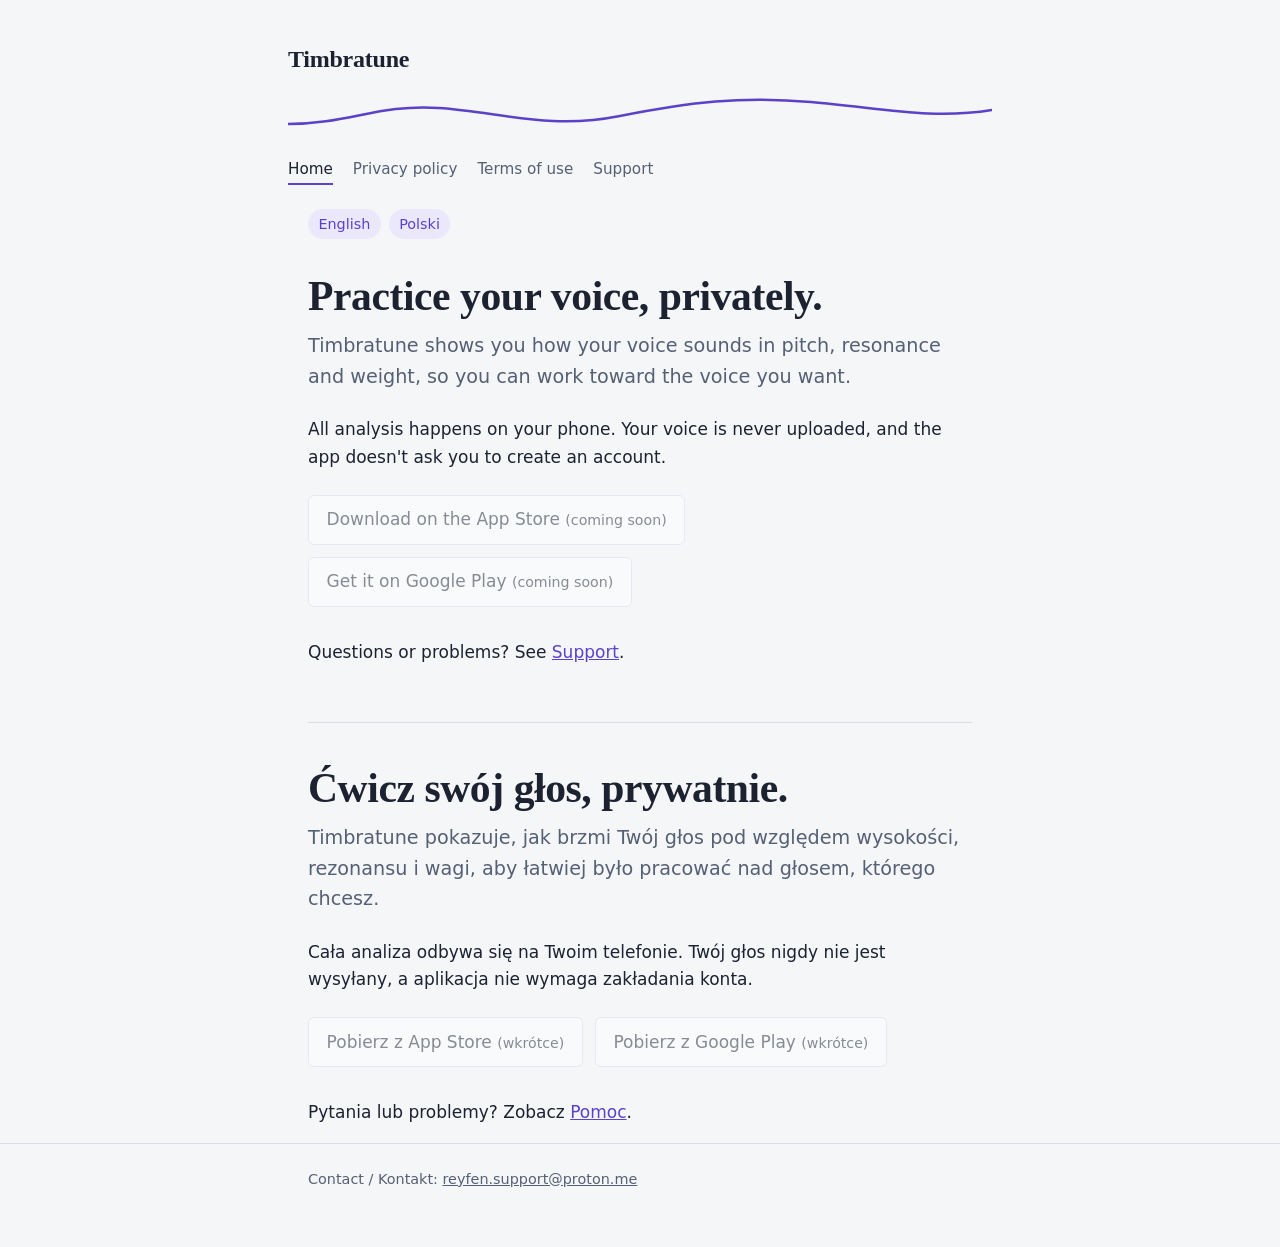
<file: index.html>
<!doctype html>
<html lang="en">
<head>
  <meta charset="utf-8">
  <meta name="viewport" content="width=device-width, initial-scale=1">
  <title>Timbratune: voice training on your phone</title>
  <meta name="description" content="Timbratune helps you practice your voice. Everything runs on your device, and your voice never leaves it.">
  <link rel="stylesheet" href="style.css">
</head>
<body>
  <header class="site-header wrap">
    <a class="brand" href="index.html">Timbratune</a>
    <svg class="contour" viewBox="0 0 700 48" preserveAspectRatio="none" aria-hidden="true" focusable="false">
      <path d="M0 34 C 60 34, 90 14, 150 18 S 260 40, 330 26 S 450 6, 520 12 S 640 30, 700 20" fill="none" stroke="currentColor" stroke-width="2.5" stroke-linecap="round" vector-effect="non-scaling-stroke"/>
    </svg>
    <nav class="site-nav" aria-label="Site">
      <a href="index.html" aria-current="page">Home</a>
      <a href="privacy.html">Privacy policy</a>
      <a href="terms.html">Terms of use</a>
      <a href="support.html">Support</a>
    </nav>
  </header>

  <main class="wrap">
    <nav class="lang" aria-label="Language">
      <a href="#en" hreflang="en">English</a>
      <a href="#pl" hreflang="pl">Polski</a>
    </nav>

    <section id="en" lang="en">
      <h1>Practice your voice, privately.</h1>
      <p class="lede">Timbratune shows you how your voice sounds in pitch, resonance and weight, so you can work toward the voice you want.</p>
      <p>All analysis happens on your phone. Your voice is never uploaded, and the app doesn't ask you to create an account.</p>
      <!-- div class="store-links">
        <a href="[APP STORE LINK]">Download on the App Store</a>
        <a href="[GOOGLE PLAY LINK]">Get it on Google Play</a>
      </div -->
      <div class="store-links">
        <span class="badge-soon" aria-disabled="true">Download on the App Store <small>(coming soon)</small></span>
        <span class="badge-soon" aria-disabled="true">Get it on Google Play <small>(coming soon)</small></span>
      </div>
      <p>Questions or problems? See <a href="support.html#en">Support</a>.</p>
    </section>

    <section id="pl" lang="pl">
      <h1>Ćwicz swój głos, prywatnie.</h1>
      <p class="lede">Timbratune pokazuje, jak brzmi Twój głos pod względem wysokości, rezonansu i wagi, aby łatwiej było pracować nad głosem, którego chcesz.</p>
      <p>Cała analiza odbywa się na Twoim telefonie. Twój głos nigdy nie jest wysyłany, a aplikacja nie wymaga zakładania konta.</p>
      <!-- div class="store-links">
        <a href="[APP STORE LINK]">Pobierz z App Store</a>
        <a href="[GOOGLE PLAY LINK]">Pobierz z Google Play</a>
      </div -->
      <div class="store-links">
        <span class="badge-soon" aria-disabled="true">Pobierz z App Store <small>(wkrótce)</small></span>
        <span class="badge-soon" aria-disabled="true">Pobierz z Google Play <small>(wkrótce)</small></span>
      </div>
      <p>Pytania lub problemy? Zobacz <a href="support.html#pl">Pomoc</a>.</p>
    </section>
  </main>

  <footer class="site-footer">
    <div class="wrap">
      <p>Contact / Kontakt: <a href="mailto:reyfen.support@proton.me">reyfen.support@proton.me</a></p>
    </div>
  </footer>
</body>
</html>
</file>
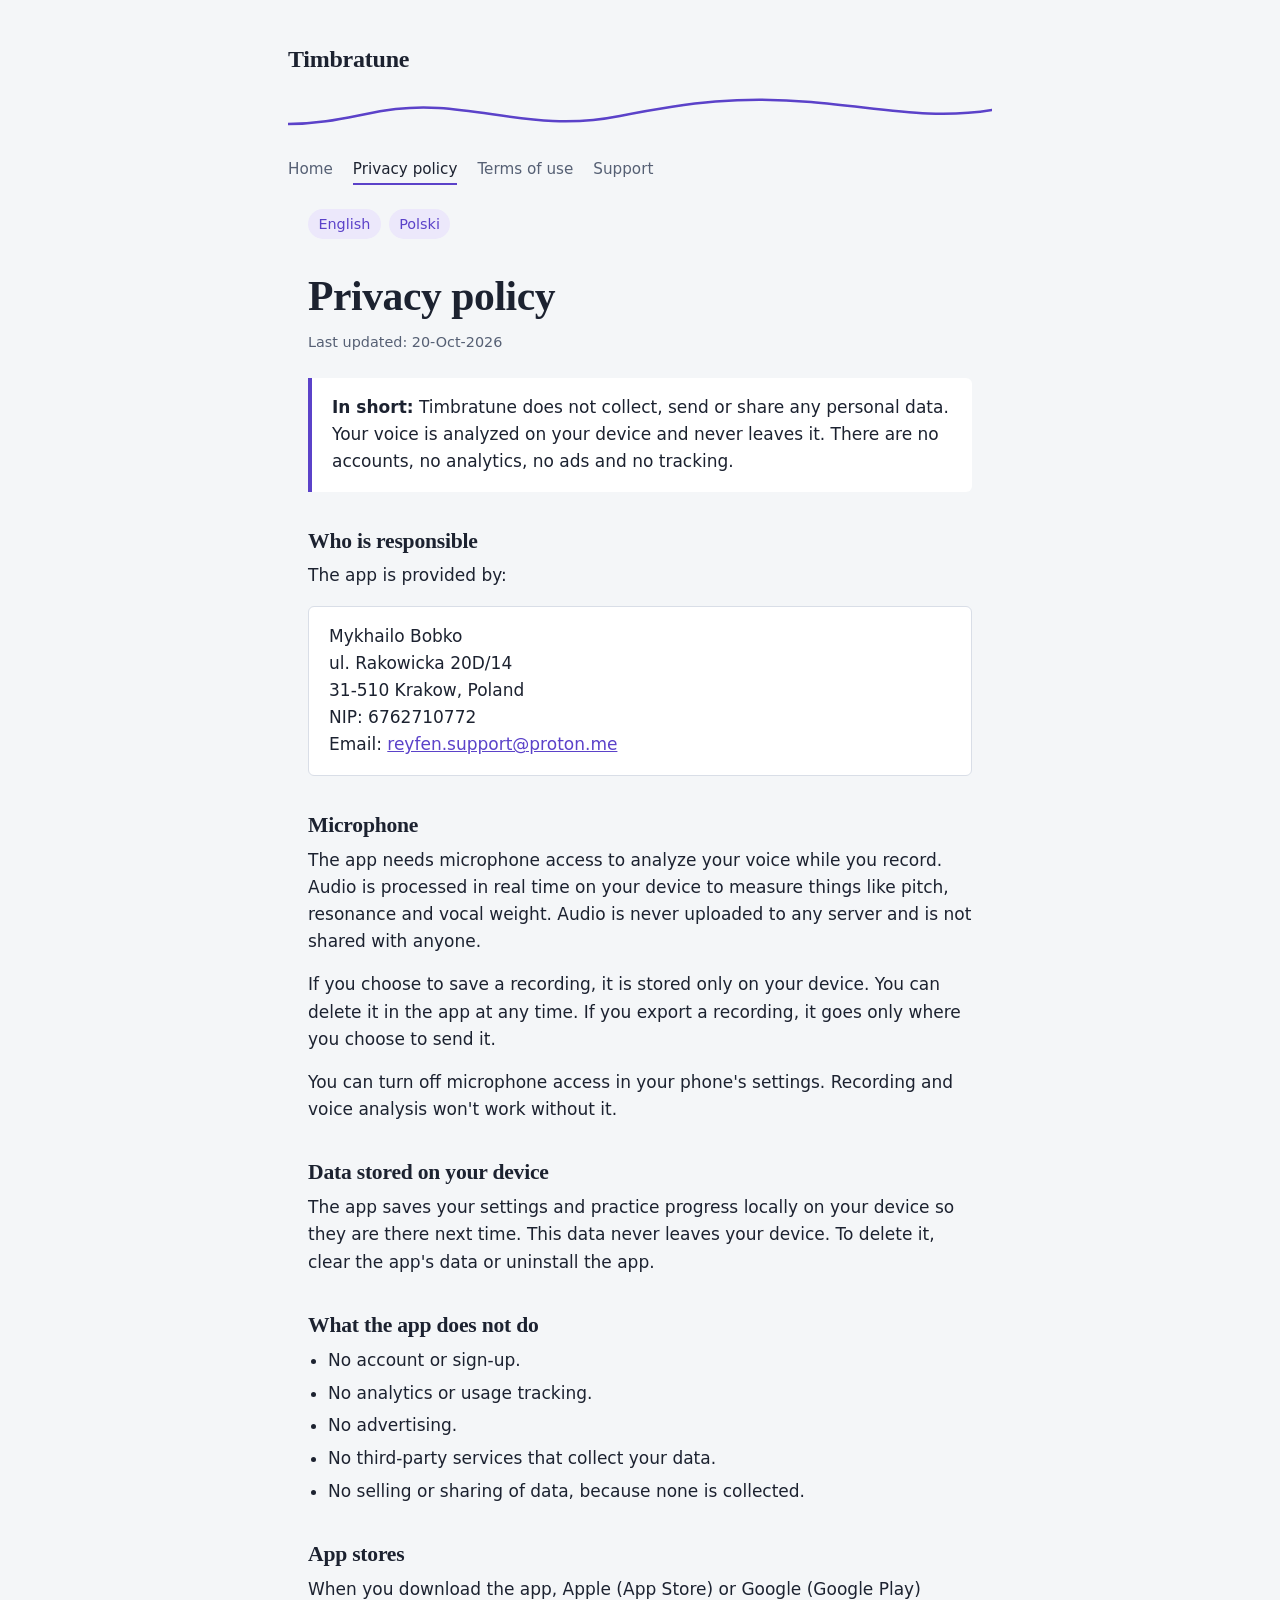
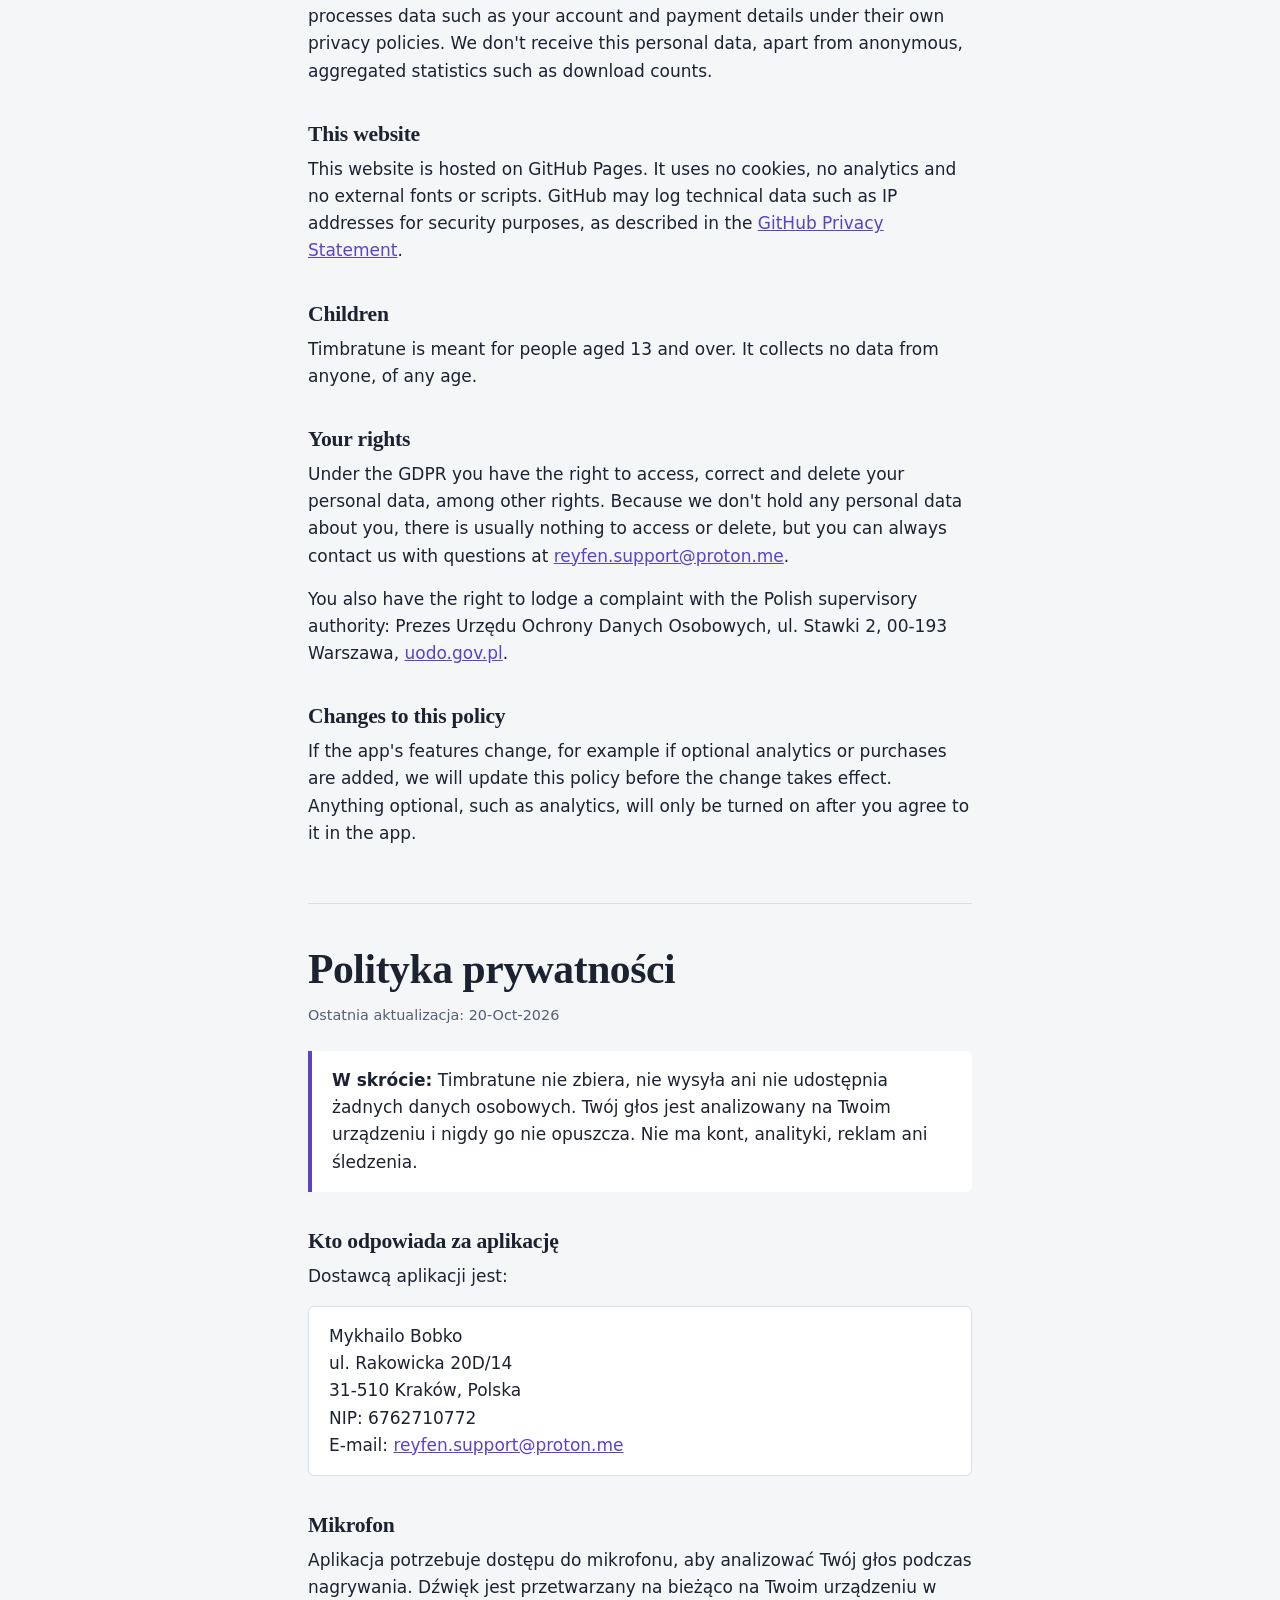
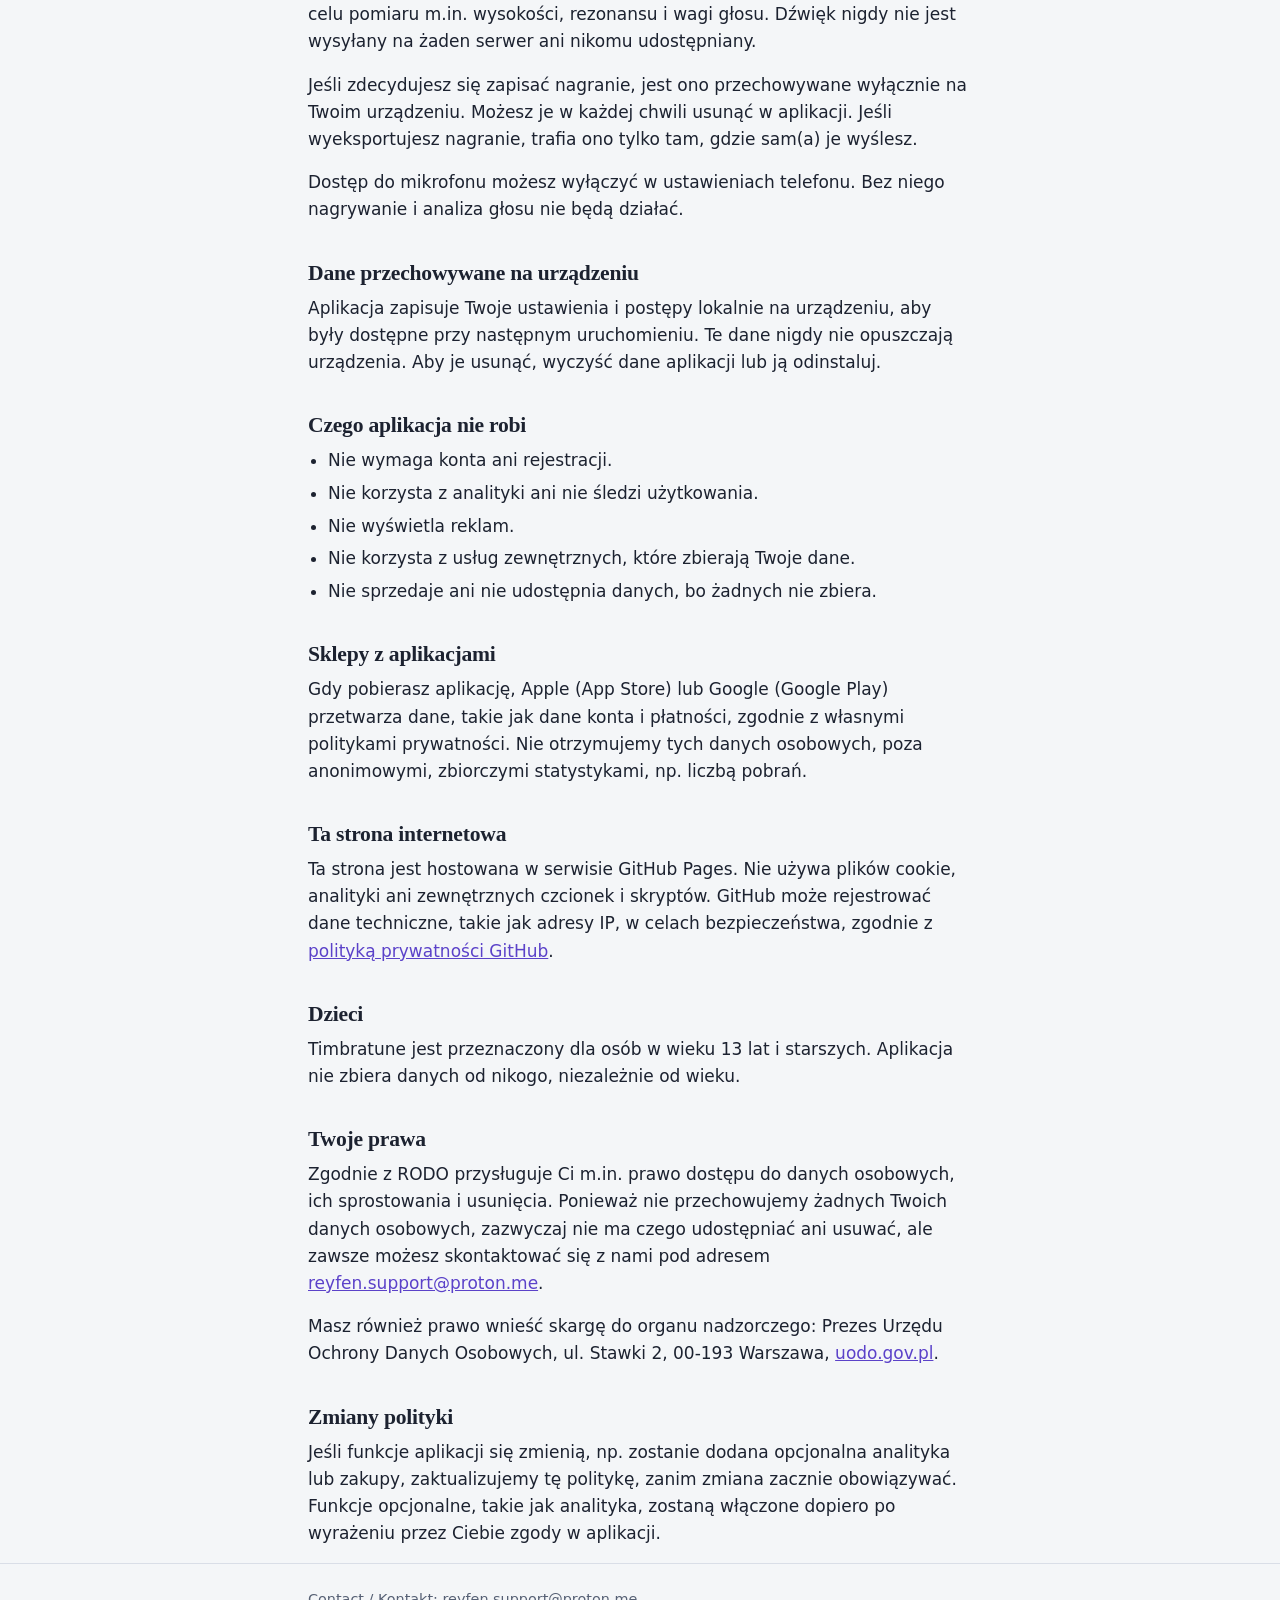
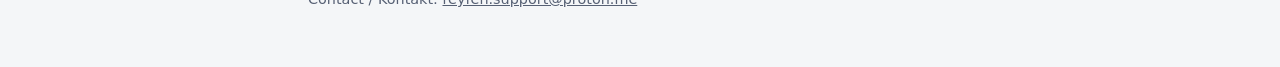
<file: privacy.html>
<!doctype html>
<html lang="en">
<head>
  <meta charset="utf-8">
  <meta name="viewport" content="width=device-width, initial-scale=1">
  <title>Privacy policy: Timbratune</title>
  <link rel="stylesheet" href="style.css">
</head>
<body>
  <header class="site-header wrap">
    <a class="brand" href="index.html">Timbratune</a>
    <svg class="contour" viewBox="0 0 700 48" preserveAspectRatio="none" aria-hidden="true" focusable="false">
      <path d="M0 34 C 60 34, 90 14, 150 18 S 260 40, 330 26 S 450 6, 520 12 S 640 30, 700 20" fill="none" stroke="currentColor" stroke-width="2.5" stroke-linecap="round" vector-effect="non-scaling-stroke"/>
    </svg>
    <nav class="site-nav" aria-label="Site">
      <a href="index.html">Home</a>
      <a href="privacy.html" aria-current="page">Privacy policy</a>
      <a href="terms.html">Terms of use</a>
      <a href="support.html">Support</a>
    </nav>
  </header>

  <main class="wrap">
    <nav class="lang" aria-label="Language">
      <a href="#en" hreflang="en">English</a>
      <a href="#pl" hreflang="pl">Polski</a>
    </nav>

    <!-- ===================== ENGLISH ===================== -->
    <section id="en" lang="en">
      <h1>Privacy policy</h1>
      <p class="updated">Last updated: 20-Oct-2026</p>

      <div class="summary">
        <p><strong>In short:</strong> Timbratune does not collect, send or share any personal data. Your voice is analyzed on your device and never leaves it. There are no accounts, no analytics, no ads and no tracking.</p>
      </div>

      <h2>Who is responsible</h2>
      <p>The app is provided by:</p>
      <div class="details">
        <p>Mykhailo Bobko<br>
        ul. Rakowicka 20D/14<br>
        31-510 Krakow, Poland<br>
        NIP: 6762710772<br>
        Email: <a href="mailto:reyfen.support@proton.me">reyfen.support@proton.me</a></p>
      </div>

      <h2>Microphone</h2>
      <p>The app needs microphone access to analyze your voice while you record. Audio is processed in real time on your device to measure things like pitch, resonance and vocal weight. Audio is never uploaded to any server and is not shared with anyone.</p>
      <p>If you choose to save a recording, it is stored only on your device. You can delete it in the app at any time. If you export a recording, it goes only where you choose to send it.</p>
      <p>You can turn off microphone access in your phone's settings. Recording and voice analysis won't work without it.</p>

      <h2>Data stored on your device</h2>
      <p>The app saves your settings and practice progress locally on your device so they are there next time. This data never leaves your device. To delete it, clear the app's data or uninstall the app.</p>

      <h2>What the app does not do</h2>
      <ul>
        <li>No account or sign-up.</li>
        <li>No analytics or usage tracking.</li>
        <li>No advertising.</li>
        <li>No third-party services that collect your data.</li>
        <li>No selling or sharing of data, because none is collected.</li>
      </ul>

      <h2>App stores</h2>
      <p>When you download the app, Apple (App Store) or Google (Google Play) processes data such as your account and payment details under their own privacy policies. We don't receive this personal data, apart from anonymous, aggregated statistics such as download counts.</p>

      <h2>This website</h2>
      <p>This website is hosted on GitHub Pages. It uses no cookies, no analytics and no external fonts or scripts. GitHub may log technical data such as IP addresses for security purposes, as described in the <a href="https://docs.github.com/en/site-policy/privacy-policies/github-general-privacy-statement">GitHub Privacy Statement</a>.</p>

      <h2>Children</h2>
      <p>Timbratune is meant for people aged 13 and over. It collects no data from anyone, of any age.</p>

      <h2>Your rights</h2>
      <p>Under the GDPR you have the right to access, correct and delete your personal data, among other rights. Because we don't hold any personal data about you, there is usually nothing to access or delete, but you can always contact us with questions at <a href="mailto:reyfen.support@proton.me">reyfen.support@proton.me</a>.</p>
      <p>You also have the right to lodge a complaint with the Polish supervisory authority: Prezes Urzędu Ochrony Danych Osobowych, ul. Stawki 2, 00-193 Warszawa, <a href="https://uodo.gov.pl">uodo.gov.pl</a>.</p>

      <h2>Changes to this policy</h2>
      <p>If the app's features change, for example if optional analytics or purchases are added, we will update this policy before the change takes effect. Anything optional, such as analytics, will only be turned on after you agree to it in the app.</p>
    </section>

    <!-- ===================== POLSKI ===================== -->
    <section id="pl" lang="pl">
      <h1>Polityka prywatności</h1>
      <p class="updated">Ostatnia aktualizacja: 20-Oct-2026</p>

      <div class="summary">
        <p><strong>W skrócie:</strong> Timbratune nie zbiera, nie wysyła ani nie udostępnia żadnych danych osobowych. Twój głos jest analizowany na Twoim urządzeniu i nigdy go nie opuszcza. Nie ma kont, analityki, reklam ani śledzenia.</p>
      </div>

      <h2>Kto odpowiada za aplikację</h2>
      <p>Dostawcą aplikacji jest:</p>
      <div class="details">
        <p>Mykhailo Bobko<br>
        ul. Rakowicka 20D/14<br>
        31-510 Kraków, Polska<br>
        NIP: 6762710772<br>
        E-mail: <a href="mailto:reyfen.support@proton.me">reyfen.support@proton.me</a></p>
      </div>

      <h2>Mikrofon</h2>
      <p>Aplikacja potrzebuje dostępu do mikrofonu, aby analizować Twój głos podczas nagrywania. Dźwięk jest przetwarzany na bieżąco na Twoim urządzeniu w celu pomiaru m.in. wysokości, rezonansu i wagi głosu. Dźwięk nigdy nie jest wysyłany na żaden serwer ani nikomu udostępniany.</p>
      <p>Jeśli zdecydujesz się zapisać nagranie, jest ono przechowywane wyłącznie na Twoim urządzeniu. Możesz je w każdej chwili usunąć w aplikacji. Jeśli wyeksportujesz nagranie, trafia ono tylko tam, gdzie sam(a) je wyślesz.</p>
      <p>Dostęp do mikrofonu możesz wyłączyć w ustawieniach telefonu. Bez niego nagrywanie i analiza głosu nie będą działać.</p>

      <h2>Dane przechowywane na urządzeniu</h2>
      <p>Aplikacja zapisuje Twoje ustawienia i postępy lokalnie na urządzeniu, aby były dostępne przy następnym uruchomieniu. Te dane nigdy nie opuszczają urządzenia. Aby je usunąć, wyczyść dane aplikacji lub ją odinstaluj.</p>

      <h2>Czego aplikacja nie robi</h2>
      <ul>
        <li>Nie wymaga konta ani rejestracji.</li>
        <li>Nie korzysta z analityki ani nie śledzi użytkowania.</li>
        <li>Nie wyświetla reklam.</li>
        <li>Nie korzysta z usług zewnętrznych, które zbierają Twoje dane.</li>
        <li>Nie sprzedaje ani nie udostępnia danych, bo żadnych nie zbiera.</li>
      </ul>

      <h2>Sklepy z aplikacjami</h2>
      <p>Gdy pobierasz aplikację, Apple (App Store) lub Google (Google Play) przetwarza dane, takie jak dane konta i płatności, zgodnie z własnymi politykami prywatności. Nie otrzymujemy tych danych osobowych, poza anonimowymi, zbiorczymi statystykami, np. liczbą pobrań.</p>

      <h2>Ta strona internetowa</h2>
      <p>Ta strona jest hostowana w serwisie GitHub Pages. Nie używa plików cookie, analityki ani zewnętrznych czcionek i skryptów. GitHub może rejestrować dane techniczne, takie jak adresy IP, w celach bezpieczeństwa, zgodnie z <a href="https://docs.github.com/en/site-policy/privacy-policies/github-general-privacy-statement">polityką prywatności GitHub</a>.</p>

      <h2>Dzieci</h2>
      <p>Timbratune jest przeznaczony dla osób w wieku 13 lat i starszych. Aplikacja nie zbiera danych od nikogo, niezależnie od wieku.</p>

      <h2>Twoje prawa</h2>
      <p>Zgodnie z RODO przysługuje Ci m.in. prawo dostępu do danych osobowych, ich sprostowania i usunięcia. Ponieważ nie przechowujemy żadnych Twoich danych osobowych, zazwyczaj nie ma czego udostępniać ani usuwać, ale zawsze możesz skontaktować się z nami pod adresem <a href="mailto:reyfen.support@proton.me">reyfen.support@proton.me</a>.</p>
      <p>Masz również prawo wnieść skargę do organu nadzorczego: Prezes Urzędu Ochrony Danych Osobowych, ul. Stawki 2, 00-193 Warszawa, <a href="https://uodo.gov.pl">uodo.gov.pl</a>.</p>

      <h2>Zmiany polityki</h2>
      <p>Jeśli funkcje aplikacji się zmienią, np. zostanie dodana opcjonalna analityka lub zakupy, zaktualizujemy tę politykę, zanim zmiana zacznie obowiązywać. Funkcje opcjonalne, takie jak analityka, zostaną włączone dopiero po wyrażeniu przez Ciebie zgody w aplikacji.</p>
    </section>
  </main>

  <footer class="site-footer">
    <div class="wrap">
      <p>Contact / Kontakt: <a href="mailto:reyfen.support@proton.me">reyfen.support@proton.me</a></p>
    </div>
  </footer>
</body>
</html>
</file>
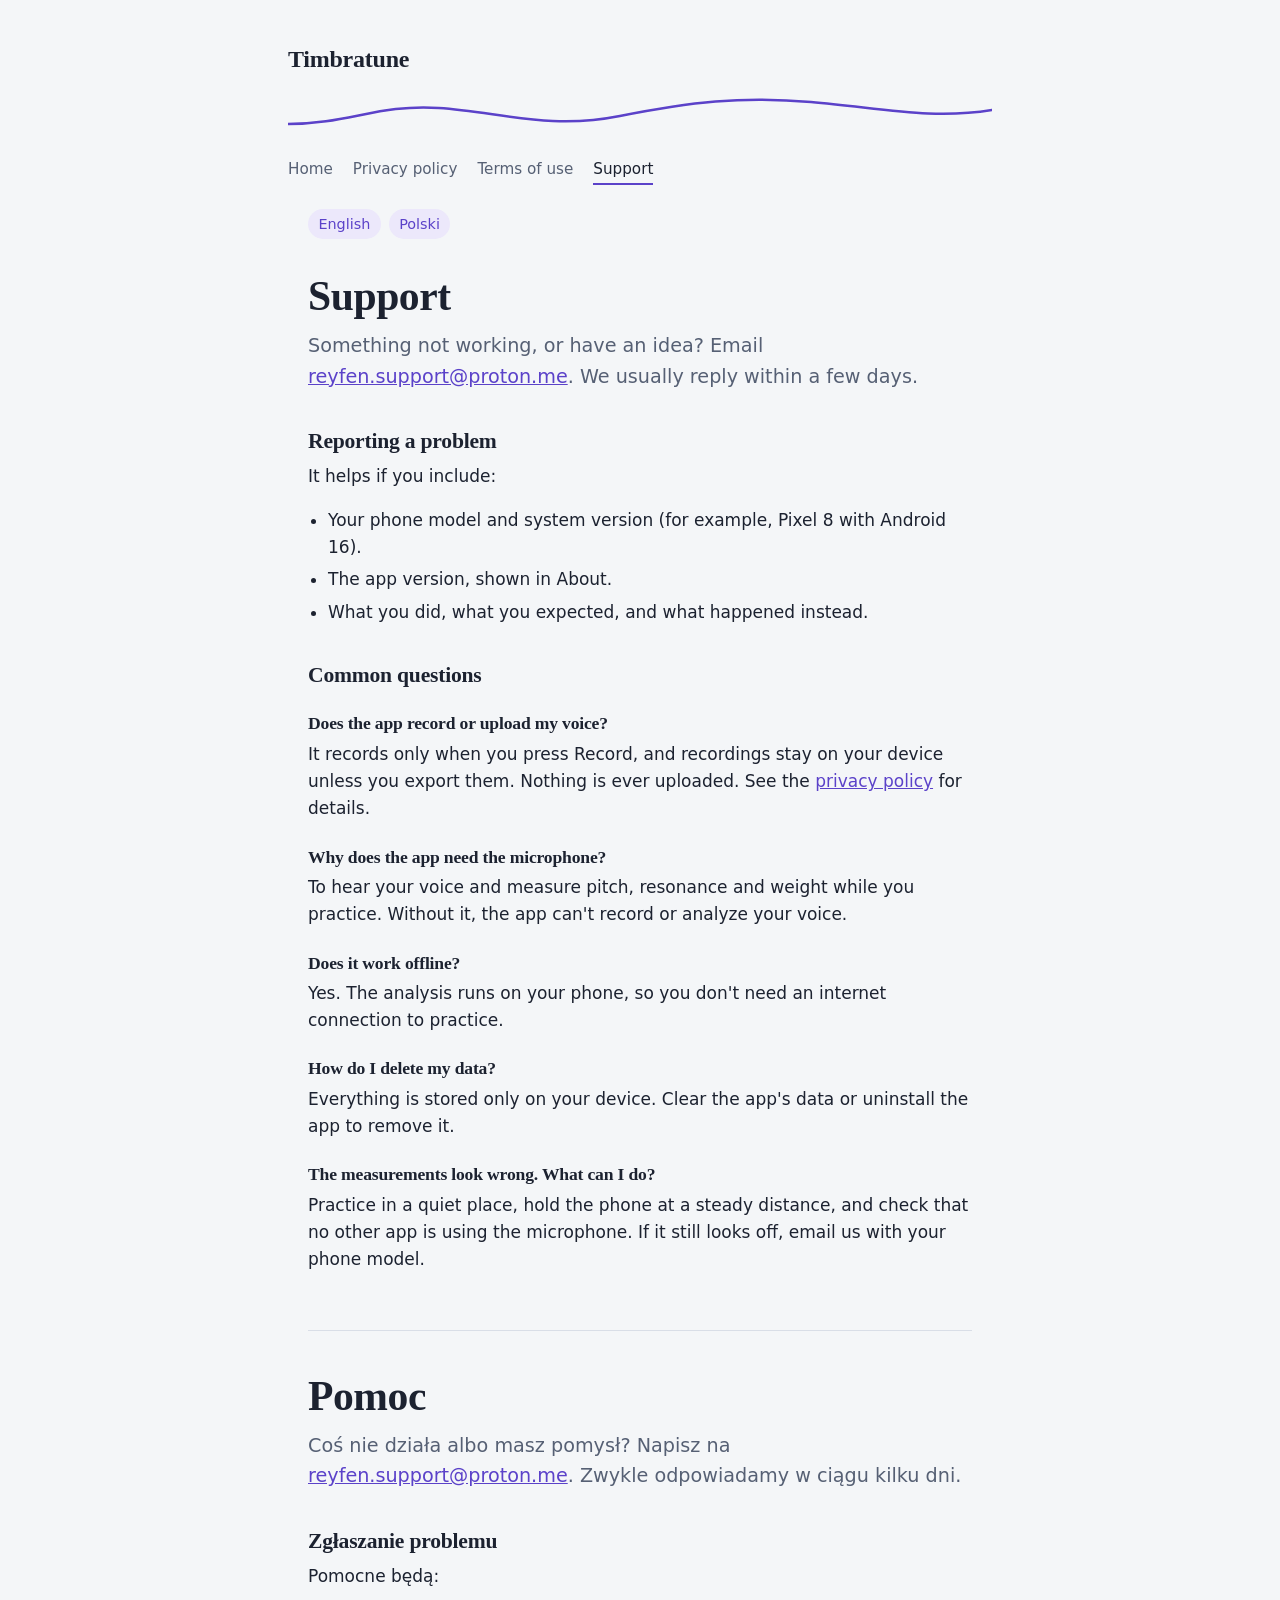
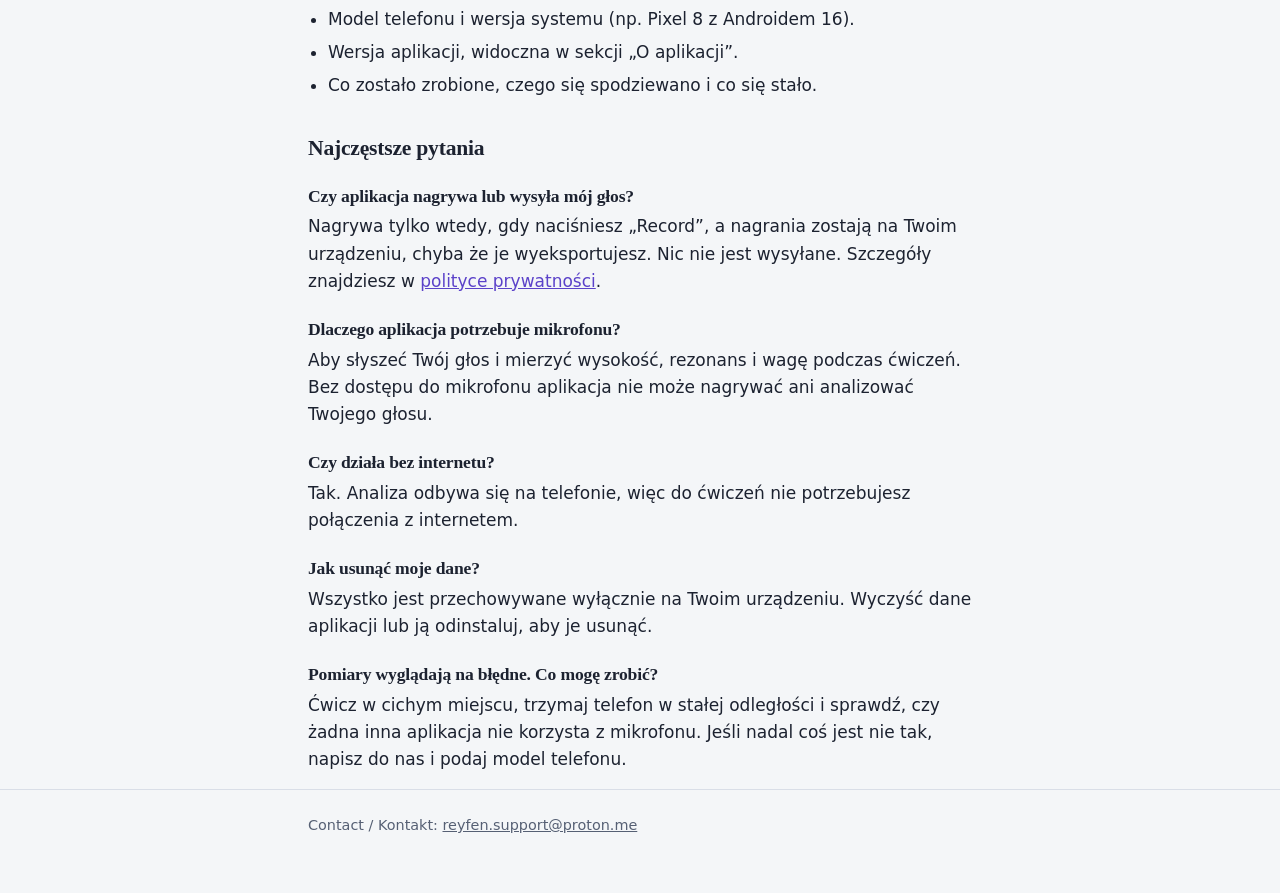
<file: support.html>
<!doctype html>
<html lang="en">
<head>
  <meta charset="utf-8">
  <meta name="viewport" content="width=device-width, initial-scale=1">
  <title>Support: Timbratune</title>
  <link rel="stylesheet" href="style.css">
</head>
<body>
  <header class="site-header wrap">
    <a class="brand" href="index.html">Timbratune</a>
    <svg class="contour" viewBox="0 0 700 48" preserveAspectRatio="none" aria-hidden="true" focusable="false">
      <path d="M0 34 C 60 34, 90 14, 150 18 S 260 40, 330 26 S 450 6, 520 12 S 640 30, 700 20" fill="none" stroke="currentColor" stroke-width="2.5" stroke-linecap="round" vector-effect="non-scaling-stroke"/>
    </svg>
    <nav class="site-nav" aria-label="Site">
      <a href="index.html">Home</a>
      <a href="privacy.html">Privacy policy</a>
      <a href="terms.html">Terms of use</a>
      <a href="support.html" aria-current="page">Support</a>
    </nav>
  </header>

  <main class="wrap">
    <nav class="lang" aria-label="Language">
      <a href="#en" hreflang="en">English</a>
      <a href="#pl" hreflang="pl">Polski</a>
    </nav>

    <!-- ===================== ENGLISH ===================== -->
    <section id="en" lang="en">
      <h1>Support</h1>
      <p class="lede">Something not working, or have an idea? Email <a href="mailto:reyfen.support@proton.me">reyfen.support@proton.me</a>. We usually reply within a few days.</p>

      <h2>Reporting a problem</h2>
      <p>It helps if you include:</p>
      <ul>
        <li>Your phone model and system version (for example, Pixel 8 with Android 16).</li>
        <li>The app version, shown in About.</li>
        <li>What you did, what you expected, and what happened instead.</li>
      </ul>

      <h2>Common questions</h2>

      <h3>Does the app record or upload my voice?</h3>
      <p>It records only when you press Record, and recordings stay on your device unless you export them. Nothing is ever uploaded. See the <a href="privacy.html#en">privacy policy</a> for details.</p>

      <h3>Why does the app need the microphone?</h3>
      <p>To hear your voice and measure pitch, resonance and weight while you practice. Without it, the app can't record or analyze your voice.</p>

      <h3>Does it work offline?</h3>
      <p>Yes. The analysis runs on your phone, so you don't need an internet connection to practice.</p>

      <h3>How do I delete my data?</h3>
      <p>Everything is stored only on your device. Clear the app's data or uninstall the app to remove it.</p>

      <h3>The measurements look wrong. What can I do?</h3>
      <p>Practice in a quiet place, hold the phone at a steady distance, and check that no other app is using the microphone. If it still looks off, email us with your phone model.</p>
    </section>

    <!-- ===================== POLSKI ===================== -->
    <section id="pl" lang="pl">
      <h1>Pomoc</h1>
      <p class="lede">Coś nie działa albo masz pomysł? Napisz na <a href="mailto:reyfen.support@proton.me">reyfen.support@proton.me</a>. Zwykle odpowiadamy w ciągu kilku dni.</p>

      <h2>Zgłaszanie problemu</h2>
      <p>Pomocne będą:</p>
      <ul>
        <li>Model telefonu i wersja systemu (np. Pixel 8 z Androidem 16).</li>
        <li>Wersja aplikacji, widoczna w sekcji „O aplikacji”.</li>
        <li>Co zostało zrobione, czego się spodziewano i co się stało.</li>
      </ul>

      <h2>Najczęstsze pytania</h2>

      <h3>Czy aplikacja nagrywa lub wysyła mój głos?</h3>
      <p>Nagrywa tylko wtedy, gdy naciśniesz „Record”, a nagrania zostają na Twoim urządzeniu, chyba że je wyeksportujesz. Nic nie jest wysyłane. Szczegóły znajdziesz w <a href="privacy.html#pl">polityce prywatności</a>.</p>

      <h3>Dlaczego aplikacja potrzebuje mikrofonu?</h3>
      <p>Aby słyszeć Twój głos i mierzyć wysokość, rezonans i wagę podczas ćwiczeń. Bez dostępu do mikrofonu aplikacja nie może nagrywać ani analizować Twojego głosu.</p>

      <h3>Czy działa bez internetu?</h3>
      <p>Tak. Analiza odbywa się na telefonie, więc do ćwiczeń nie potrzebujesz połączenia z internetem.</p>

      <h3>Jak usunąć moje dane?</h3>
      <p>Wszystko jest przechowywane wyłącznie na Twoim urządzeniu. Wyczyść dane aplikacji lub ją odinstaluj, aby je usunąć.</p>

      <h3>Pomiary wyglądają na błędne. Co mogę zrobić?</h3>
      <p>Ćwicz w cichym miejscu, trzymaj telefon w stałej odległości i sprawdź, czy żadna inna aplikacja nie korzysta z mikrofonu. Jeśli nadal coś jest nie tak, napisz do nas i podaj model telefonu.</p>
    </section>
  </main>

  <footer class="site-footer">
    <div class="wrap">
      <p>Contact / Kontakt: <a href="mailto:reyfen.support@proton.me">reyfen.support@proton.me</a></p>
    </div>
  </footer>
</body>
</html>
</file>
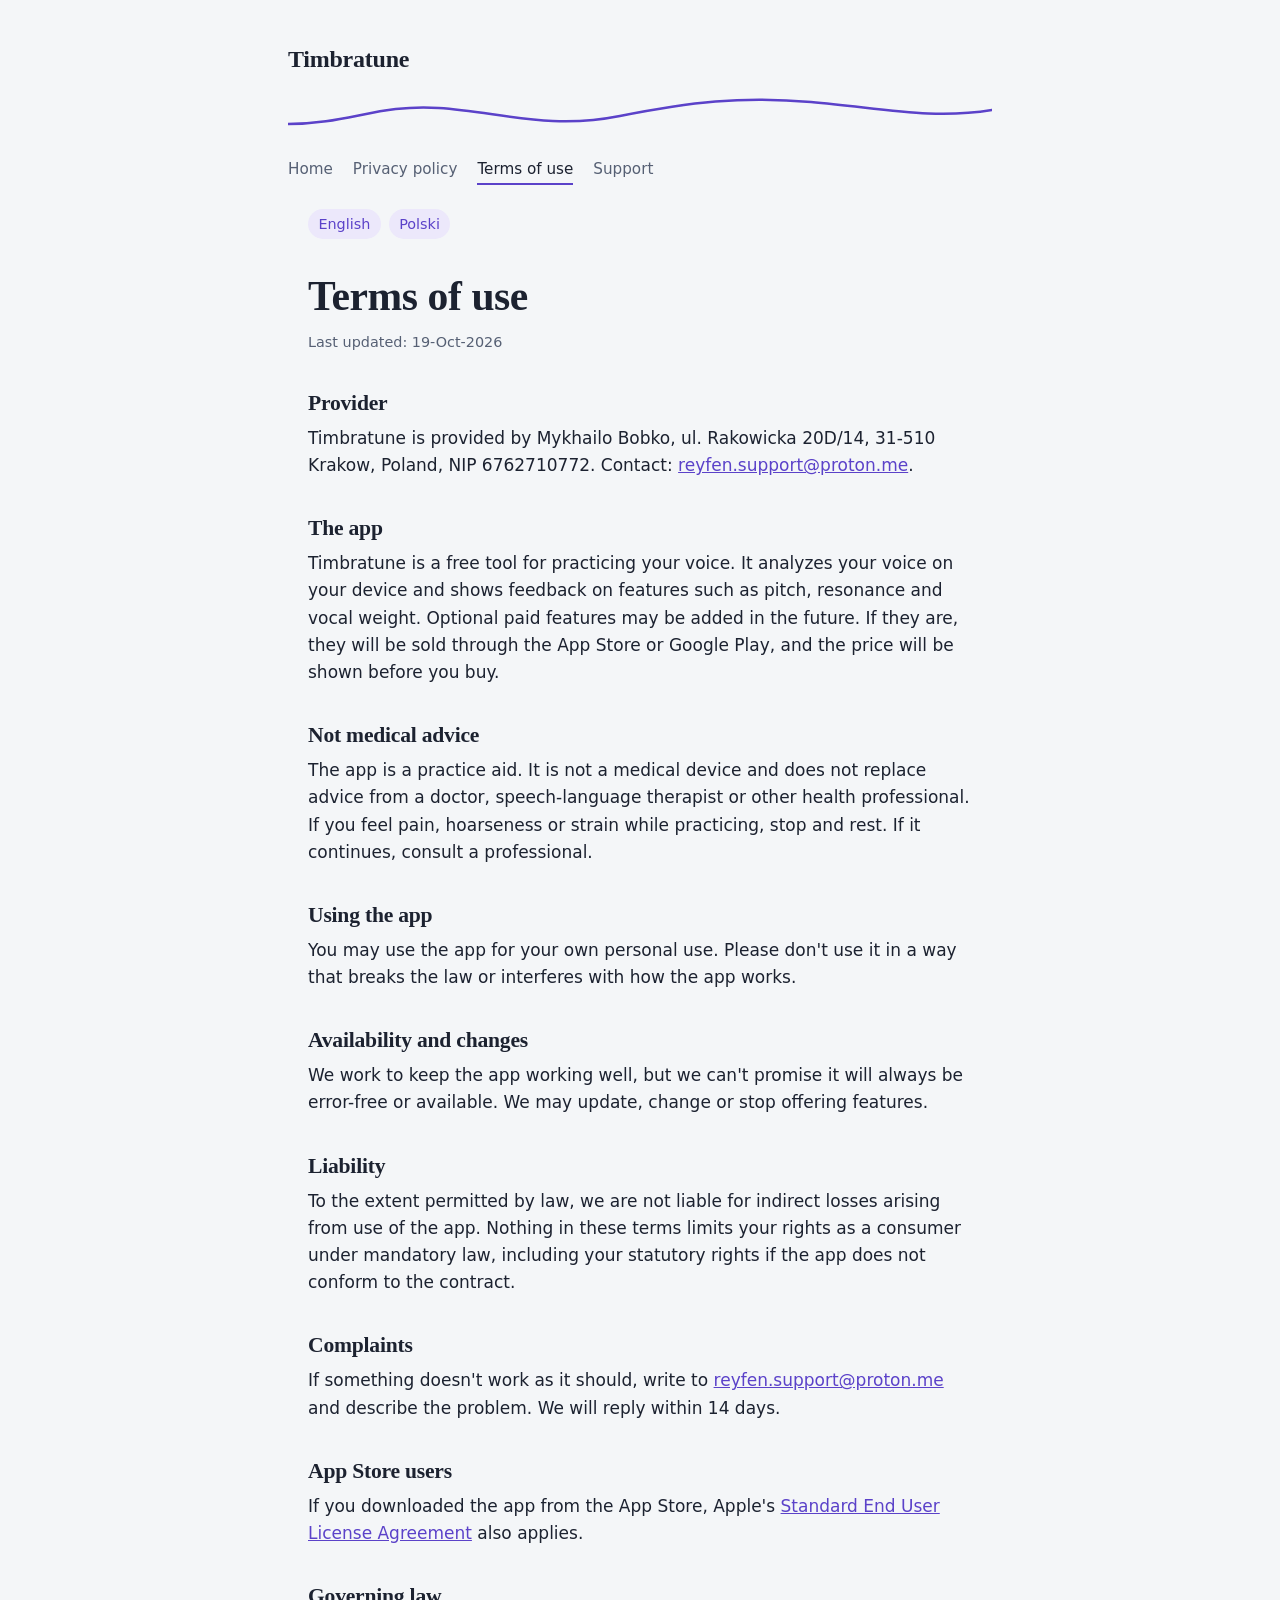
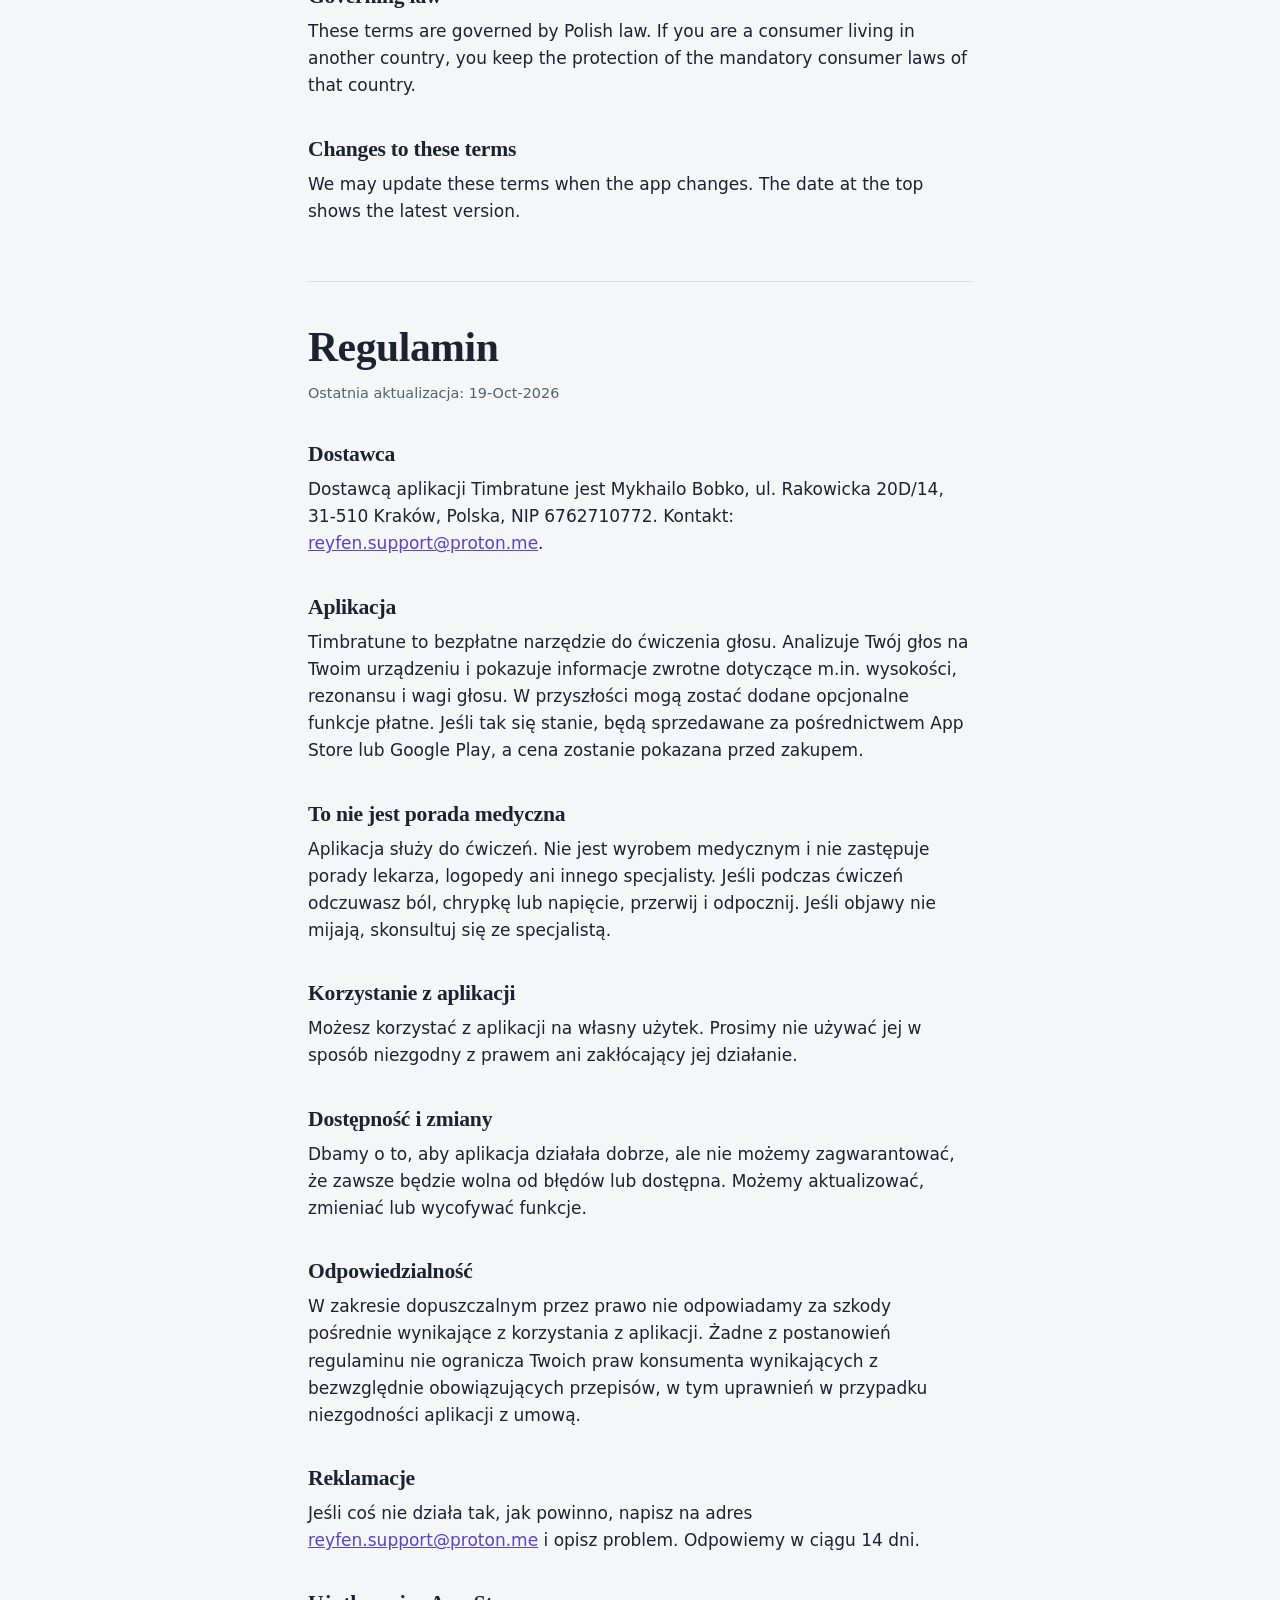
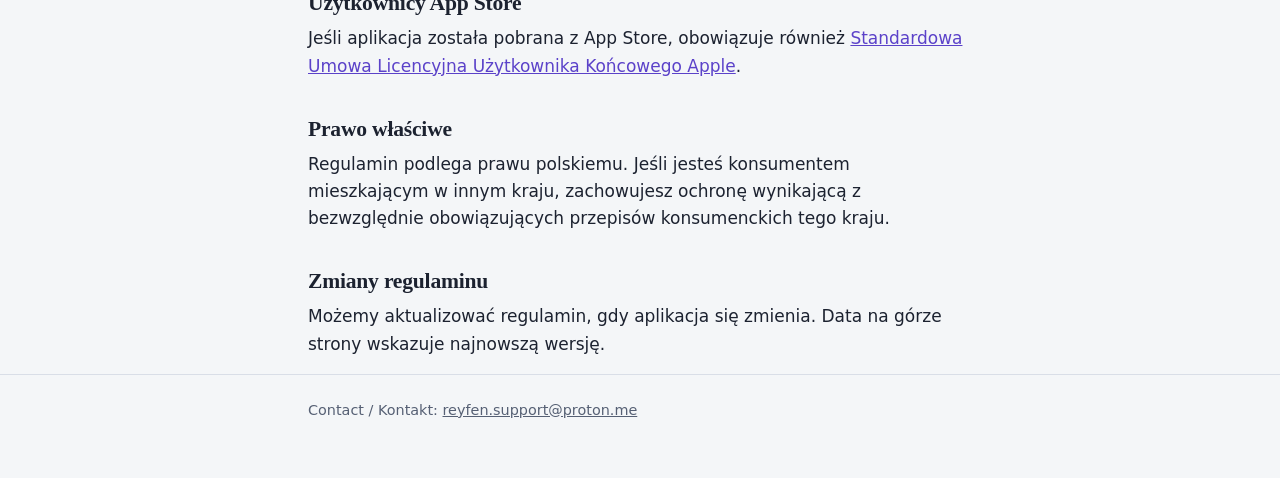
<file: terms.html>
<!doctype html>
<html lang="en">
<head>
  <meta charset="utf-8">
  <meta name="viewport" content="width=device-width, initial-scale=1">
  <title>Terms of use: Timbratune</title>
  <link rel="stylesheet" href="style.css">
</head>
<body>
  <header class="site-header wrap">
    <a class="brand" href="index.html">Timbratune</a>
    <svg class="contour" viewBox="0 0 700 48" preserveAspectRatio="none" aria-hidden="true" focusable="false">
      <path d="M0 34 C 60 34, 90 14, 150 18 S 260 40, 330 26 S 450 6, 520 12 S 640 30, 700 20" fill="none" stroke="currentColor" stroke-width="2.5" stroke-linecap="round" vector-effect="non-scaling-stroke"/>
    </svg>
    <nav class="site-nav" aria-label="Site">
      <a href="index.html">Home</a>
      <a href="privacy.html">Privacy policy</a>
      <a href="terms.html" aria-current="page">Terms of use</a>
      <a href="support.html">Support</a>
    </nav>
  </header>

  <main class="wrap">
    <nav class="lang" aria-label="Language">
      <a href="#en" hreflang="en">English</a>
      <a href="#pl" hreflang="pl">Polski</a>
    </nav>

    <!-- ===================== ENGLISH ===================== -->
    <section id="en" lang="en">
      <h1>Terms of use</h1>
      <p class="updated">Last updated: 19-Oct-2026</p>

      <h2>Provider</h2>
      <p>Timbratune is provided by Mykhailo Bobko, ul. Rakowicka 20D/14, 31-510 Krakow, Poland, NIP 6762710772. Contact: <a href="mailto:reyfen.support@proton.me">reyfen.support@proton.me</a>.</p>

      <h2>The app</h2>
      <p>Timbratune is a free tool for practicing your voice. It analyzes your voice on your device and shows feedback on features such as pitch, resonance and vocal weight. Optional paid features may be added in the future. If they are, they will be sold through the App Store or Google Play, and the price will be shown before you buy.</p>

      <h2>Not medical advice</h2>
      <p>The app is a practice aid. It is not a medical device and does not replace advice from a doctor, speech-language therapist or other health professional. If you feel pain, hoarseness or strain while practicing, stop and rest. If it continues, consult a professional.</p>

      <h2>Using the app</h2>
      <p>You may use the app for your own personal use. Please don't use it in a way that breaks the law or interferes with how the app works.</p>

      <h2>Availability and changes</h2>
      <p>We work to keep the app working well, but we can't promise it will always be error-free or available. We may update, change or stop offering features.</p>

      <h2>Liability</h2>
      <p>To the extent permitted by law, we are not liable for indirect losses arising from use of the app. Nothing in these terms limits your rights as a consumer under mandatory law, including your statutory rights if the app does not conform to the contract.</p>

      <h2>Complaints</h2>
      <p>If something doesn't work as it should, write to <a href="mailto:reyfen.support@proton.me">reyfen.support@proton.me</a> and describe the problem. We will reply within 14 days.</p>

      <h2>App Store users</h2>
      <p>If you downloaded the app from the App Store, Apple's <a href="https://www.apple.com/legal/internet-services/itunes/dev/stdeula/">Standard End User License Agreement</a> also applies.</p>

      <h2>Governing law</h2>
      <p>These terms are governed by Polish law. If you are a consumer living in another country, you keep the protection of the mandatory consumer laws of that country.</p>

      <h2>Changes to these terms</h2>
      <p>We may update these terms when the app changes. The date at the top shows the latest version.</p>
    </section>

    <!-- ===================== POLSKI ===================== -->
    <section id="pl" lang="pl">
      <h1>Regulamin</h1>
      <p class="updated">Ostatnia aktualizacja: 19-Oct-2026</p>

      <h2>Dostawca</h2>
      <p>Dostawcą aplikacji Timbratune jest Mykhailo Bobko, ul. Rakowicka 20D/14, 31-510 Kraków, Polska, NIP 6762710772. Kontakt: <a href="mailto:reyfen.support@proton.me">reyfen.support@proton.me</a>.</p>

      <h2>Aplikacja</h2>
      <p>Timbratune to bezpłatne narzędzie do ćwiczenia głosu. Analizuje Twój głos na Twoim urządzeniu i pokazuje informacje zwrotne dotyczące m.in. wysokości, rezonansu i wagi głosu. W przyszłości mogą zostać dodane opcjonalne funkcje płatne. Jeśli tak się stanie, będą sprzedawane za pośrednictwem App Store lub Google Play, a cena zostanie pokazana przed zakupem.</p>

      <h2>To nie jest porada medyczna</h2>
      <p>Aplikacja służy do ćwiczeń. Nie jest wyrobem medycznym i nie zastępuje porady lekarza, logopedy ani innego specjalisty. Jeśli podczas ćwiczeń odczuwasz ból, chrypkę lub napięcie, przerwij i odpocznij. Jeśli objawy nie mijają, skonsultuj się ze specjalistą.</p>

      <h2>Korzystanie z aplikacji</h2>
      <p>Możesz korzystać z aplikacji na własny użytek. Prosimy nie używać jej w sposób niezgodny z prawem ani zakłócający jej działanie.</p>

      <h2>Dostępność i zmiany</h2>
      <p>Dbamy o to, aby aplikacja działała dobrze, ale nie możemy zagwarantować, że zawsze będzie wolna od błędów lub dostępna. Możemy aktualizować, zmieniać lub wycofywać funkcje.</p>

      <h2>Odpowiedzialność</h2>
      <p>W zakresie dopuszczalnym przez prawo nie odpowiadamy za szkody pośrednie wynikające z korzystania z aplikacji. Żadne z postanowień regulaminu nie ogranicza Twoich praw konsumenta wynikających z bezwzględnie obowiązujących przepisów, w tym uprawnień w przypadku niezgodności aplikacji z umową.</p>

      <h2>Reklamacje</h2>
      <p>Jeśli coś nie działa tak, jak powinno, napisz na adres <a href="mailto:reyfen.support@proton.me">reyfen.support@proton.me</a> i opisz problem. Odpowiemy w ciągu 14 dni.</p>

      <h2>Użytkownicy App Store</h2>
      <p>Jeśli aplikacja została pobrana z App Store, obowiązuje również <a href="https://www.apple.com/legal/internet-services/itunes/dev/stdeula/">Standardowa Umowa Licencyjna Użytkownika Końcowego Apple</a>.</p>

      <h2>Prawo właściwe</h2>
      <p>Regulamin podlega prawu polskiemu. Jeśli jesteś konsumentem mieszkającym w innym kraju, zachowujesz ochronę wynikającą z bezwzględnie obowiązujących przepisów konsumenckich tego kraju.</p>

      <h2>Zmiany regulaminu</h2>
      <p>Możemy aktualizować regulamin, gdy aplikacja się zmienia. Data na górze strony wskazuje najnowszą wersję.</p>
    </section>
  </main>

  <footer class="site-footer">
    <div class="wrap">
      <p>Contact / Kontakt: <a href="mailto:reyfen.support@proton.me">reyfen.support@proton.me</a></p>
    </div>
  </footer>
</body>
</html>
</file>
<file: style.css>
/* System fonts only: loading web fonts from a third party would send
   visitors' IP addresses elsewhere, which the privacy policy says we don't do. */
:root {
  color-scheme: light;
  --bg: #f4f6f8;
  --surface: #ffffff;
  --ink: #1c2230;
  --muted: #566074;
  --line: #d9dee7;
  --accent: #5b42c9;
  --accent-soft: #ece8fb;
  --serif: Charter, "Bitstream Charter", "Sitka Text", Cambria, Georgia, serif;
  --sans: system-ui, -apple-system, "Segoe UI", Roboto, "Helvetica Neue", Arial, sans-serif;
}

@media (prefers-color-scheme: dark) {
  :root {
    color-scheme: dark;
    --bg: #12151c;
    --surface: #1a1e27;
    --ink: #e6e8ee;
    --muted: #9aa3b5;
    --line: #2b313d;
    --accent: #a898ff;
    --accent-soft: #262140;
  }
}

* { box-sizing: border-box; }

html { -webkit-text-size-adjust: 100%; }

body {
  margin: 0;
  background: var(--bg);
  color: var(--ink);
  font-family: var(--sans);
  font-size: 1.0625rem;
  line-height: 1.6;
}

.wrap {
  max-width: 44rem;
  margin: 0 auto;
  padding: 0 1.25rem;
}

.badge-soon {
 opacity: .5; cursor: default; 
}

/* Header: app name over a single pitch contour, the one decorative element */
.site-header {
  padding: 2.5rem 0 1.5rem;
}

.brand {
  display: inline-block;
  color: var(--ink);
  text-decoration: none;
  font-family: var(--serif);
  font-size: 1.5rem;
  font-weight: 600;
  letter-spacing: -0.01em;
}

.contour {
  display: block;
  width: 100%;
  height: 48px;
  margin-top: 0.75rem;
  color: var(--accent);
}

.site-nav {
  display: flex;
  flex-wrap: wrap;
  gap: 0.25rem 1.25rem;
  margin-top: 1rem;
  font-size: 0.95rem;
}

.site-nav a {
  color: var(--muted);
  text-decoration: none;
  padding: 0.15rem 0;
  border-bottom: 2px solid transparent;
}

.site-nav a:hover { color: var(--ink); }

.site-nav a[aria-current="page"] {
  color: var(--ink);
  border-bottom-color: var(--accent);
}

.lang {
  display: flex;
  gap: 0.5rem;
  margin: 0 0 2rem;
  font-size: 0.9rem;
}

.lang a {
  color: var(--accent);
  background: var(--accent-soft);
  padding: 0.2rem 0.65rem;
  border-radius: 999px;
  text-decoration: none;
}

main { padding-bottom: 3rem; }

h1, h2, h3 {
  font-family: var(--serif);
  line-height: 1.25;
  letter-spacing: -0.01em;
}

h1 {
  font-size: clamp(1.9rem, 5vw, 2.6rem);
  margin: 0 0 0.5rem;
}

h2 {
  font-size: 1.35rem;
  margin: 2.25rem 0 0.5rem;
}

h3 {
  font-size: 1.1rem;
  margin: 1.5rem 0 0.35rem;
}

p, ul { margin: 0 0 1rem; }

ul { padding-left: 1.25rem; }

li { margin-bottom: 0.35rem; }

a { color: var(--accent); }

a:focus-visible {
  outline: 3px solid var(--accent);
  outline-offset: 2px;
  border-radius: 2px;
}

.lede {
  font-size: 1.2rem;
  color: var(--muted);
  margin-bottom: 1.5rem;
}

.updated {
  color: var(--muted);
  font-size: 0.9rem;
}

/* The short summary at the top of the privacy policy */
.summary {
  background: var(--surface);
  border-left: 4px solid var(--accent);
  border-radius: 0 6px 6px 0;
  padding: 1rem 1.25rem;
  margin: 1.5rem 0;
}

.summary p:last-child { margin-bottom: 0; }

.details {
  background: var(--surface);
  border: 1px solid var(--line);
  border-radius: 6px;
  padding: 1rem 1.25rem;
}

.details p { margin: 0; }

.store-links {
  display: flex;
  flex-wrap: wrap;
  gap: 0.75rem;
  margin: 1.5rem 0 2rem;
}

.store-links a {
  display: inline-block;
  padding: 0.65rem 1.1rem;
  border: 1px solid var(--line);
  border-radius: 6px;
  background: var(--surface);
  color: var(--ink);
  text-decoration: none;
  font-weight: 500;
}

.store-links span {
  display: inline-block;
  padding: 0.65rem 1.1rem;
  border: 1px solid var(--line);
  border-radius: 6px;
  background: var(--surface);
  color: var(--ink);
  text-decoration: none;
  font-weight: 500;
}

.store-links a:hover { border-color: var(--accent); }

section + section {
  margin-top: 3.5rem;
  padding-top: 2.5rem;
  border-top: 1px solid var(--line);
}

.site-footer {
  border-top: 1px solid var(--line);
  padding: 1.5rem 0 2.5rem;
  color: var(--muted);
  font-size: 0.9rem;
}

.site-footer a { color: var(--muted); }
</file>
